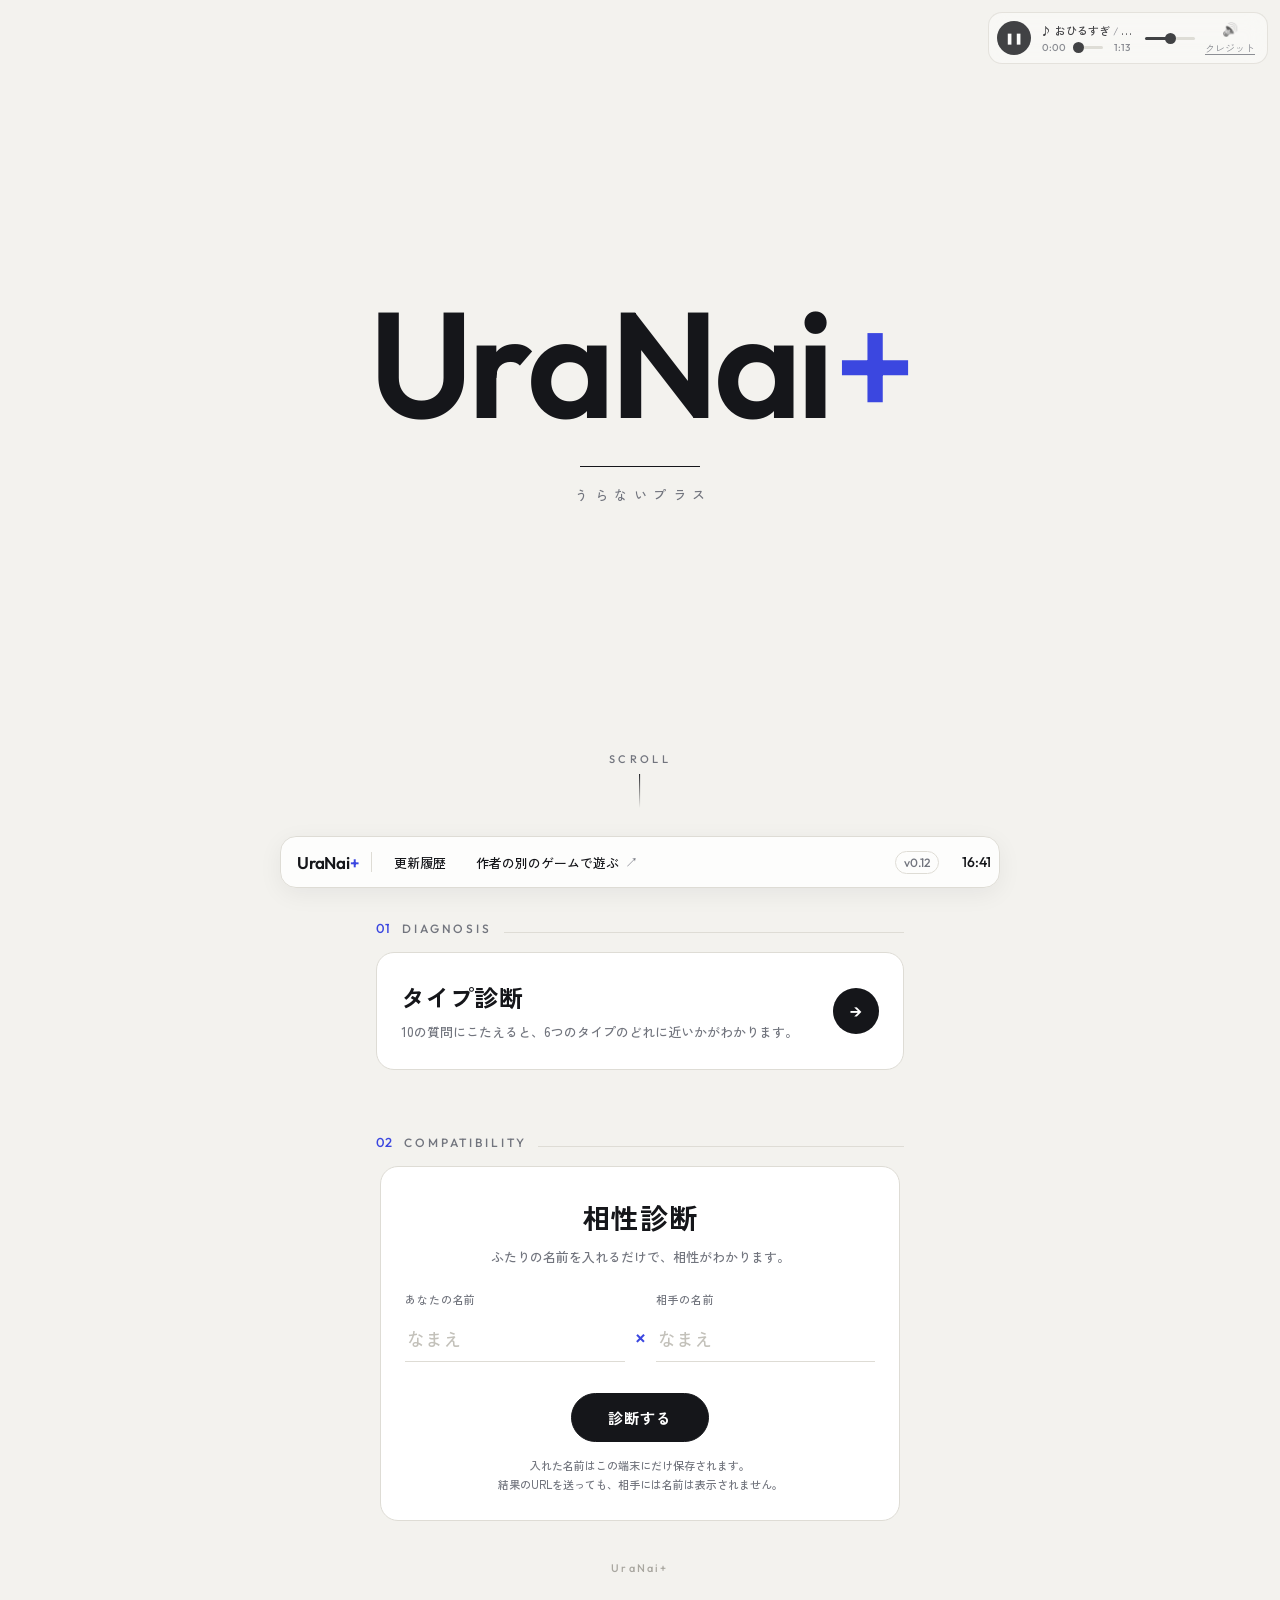
<file: index.html>
<!DOCTYPE html>
<html lang="ja">
<head>
<meta charset="UTF-8">
<meta name="viewport" content="width=device-width, initial-scale=1">
<title>UraNai+（うらないプラス）</title>
<meta name="description" content="質問にこたえるタイプ診断と、名前で占う相性診断。相性診断の名前は相手にはわからない。">
<!-- OGP（SNS で URL を貼ったときに出るカード）。画像は tools/make-ogp.ps1 で作る -->
<meta property="og:type" content="website">
<meta property="og:site_name" content="UraNai+（うらないプラス）">
<meta property="og:title" content="UraNai+（うらないプラス）">
<meta property="og:description" content="質問にこたえるタイプ診断と、名前で占う相性診断。相性診断の名前は相手にはわからない。">
<meta property="og:url" content="https://kaikomziu.github.io/uranai-plus/">
<meta property="og:image" content="https://kaikomziu.github.io/uranai-plus/ogp.png">
<meta property="og:image:width" content="1200">
<meta property="og:image:height" content="630">
<meta property="og:image:alt" content="UraNai+ うらないプラス">
<meta name="twitter:card" content="summary_large_image">
<link rel="preconnect" href="https://fonts.googleapis.com">
<link rel="preconnect" href="https://fonts.gstatic.com" crossorigin>
<link href="https://fonts.googleapis.com/css2?family=Outfit:wght@400;500;600&family=Zen+Kaku+Gothic+New:wght@400;500;700&display=swap" rel="stylesheet">
<link rel="stylesheet" href="common.css">
<link rel="stylesheet" href="list/aisho.css">
<style>
  html { scroll-behavior: smooth; }
  body {
    /* トップだけは登場演出のあとにタスクバーとプレイヤーが出てくる */
    --bar-delay: 2.2s;
    --player-delay: 2.4s;
  }

  /* ===== タイトル（画面いっぱい。ロゴは中央より少し上） ===== */
  .hero {
    position: relative;
    min-height: 100svh;
    display: flex;
    flex-direction: column;
    align-items: center;
    justify-content: center;
    padding: 0 16px 12vh;
    text-align: center;
  }

  .logo {
    font-family: var(--font-en);
    font-weight: 600;
    font-size: clamp(60px, 15vw, 150px);
    line-height: 1;
    letter-spacing: -0.035em;
    white-space: nowrap;
  }

  /* 1文字ずつ、ぼかしが取れながら下からふわっと出る */
  .logo .ch {
    display: inline-block;
    animation: chIn 0.9s cubic-bezier(.2,.8,.2,1) both;
    animation-delay: calc(0.25s + var(--i) * 0.07s);
  }

  /* 「+」だけアクセントの色で、くるっと回って出る */
  .logo .plus {
    display: inline-block;
    margin-left: 0.04em;
    color: var(--accent);
    font-weight: 500;
    animation: plusIn 0.8s cubic-bezier(.2,.8,.2,1) 0.95s both;
  }

  .rule {
    width: 120px;
    height: 1px;
    margin: 28px auto 0;
    background: var(--ink);
    transform-origin: center;
    animation: ruleIn 0.8s cubic-bezier(.2,.8,.2,1) 1.25s both;
  }

  .sub {
    margin-top: 18px;
    font-size: 13px;
    letter-spacing: 0.5em;
    padding-left: 0.5em; /* 字間ぶんのずれを戻して中央に */
    color: var(--muted);
    animation: rise 0.7s cubic-bezier(.2,.8,.2,1) 1.45s both;
  }

  .scroll-hint {
    position: absolute;
    left: 50%;
    bottom: 92px;
    transform: translateX(-50%);
    display: flex;
    flex-direction: column;
    align-items: center;
    gap: 8px;
    font-family: var(--font-en);
    font-size: 11px;
    letter-spacing: 0.3em;
    color: var(--muted);
    text-decoration: none;
    animation: fadeIn 0.8s ease 1.8s both;
  }
  .scroll-hint i { width: 1px; height: 34px; background: linear-gradient(var(--ink), transparent); animation: drip 1.8s ease-in-out infinite; }

  /* ===== 下の2つのセクション（診断 → 相性診断） ===== */
  .sections {
    width: min(560px, 100%);
    margin: 0 auto;
    padding: 20px 16px 120px;
    display: grid;
    gap: 64px;
  }
  .sections section { scroll-margin-top: 80px; }

  .sec-head { display: flex; align-items: baseline; gap: 12px; margin-bottom: 16px; }
  .sec-num { font-family: var(--font-en); font-size: 13px; color: var(--accent); }
  .sec-en { font-family: var(--font-en); font-size: 12px; letter-spacing: 0.24em; color: var(--muted); }
  .sec-line { flex: 1; height: 1px; background: var(--line); }

  .type-card {
    display: flex;
    align-items: center;
    gap: 16px;
    padding: 26px 24px;
    border-radius: var(--radius);
    background: var(--surface);
    border: 1px solid var(--line);
    color: inherit;
    text-decoration: none;
    transition: border-color 0.2s;
  }
  .type-card:hover { border-color: var(--ink); }
  .type-text { flex: 1; min-width: 0; }
  .type-title { display: block; font-size: 24px; font-weight: 700; letter-spacing: 0.02em; }
  .type-desc { display: block; margin-top: 6px; font-size: 13px; color: var(--muted); line-height: 1.8; }
  .type-go {
    flex: none;
    width: 46px;
    height: 46px;
    display: grid;
    place-items: center;
    border-radius: 50%;
    background: var(--ink);
    color: #fff;
    font-family: var(--font-en);
    font-size: 18px;
    transition: background 0.2s, transform 0.2s;
  }
  .type-card:hover .type-go { background: var(--accent); transform: translateX(3px); }

  .foot { margin-top: -24px; text-align: center; font-family: var(--font-en); font-size: 11px; letter-spacing: 0.2em; color: #a9a7a0; }

  @keyframes chIn {
    from { opacity: 0; transform: translateY(0.35em); filter: blur(10px); }
    to { opacity: 1; transform: none; filter: blur(0); }
  }
  @keyframes plusIn {
    from { opacity: 0; transform: rotate(-180deg) scale(0.4); }
    to { opacity: 1; transform: none; }
  }
  @keyframes ruleIn { from { transform: scaleX(0); } to { transform: scaleX(1); } }
  @keyframes fadeIn { from { opacity: 0; } }
  @keyframes drip {
    0% { transform: scaleY(0); transform-origin: top; }
    50% { transform: scaleY(1); transform-origin: top; }
    51% { transform: scaleY(1); transform-origin: bottom; }
    100% { transform: scaleY(0); transform-origin: bottom; }
  }
</style>
</head>
<body>
  <main class="hero">
    <h1 class="logo" aria-label="UraNai+">
      <span class="ch" style="--i:0">U</span><span class="ch" style="--i:1">r</span><span class="ch" style="--i:2">a</span><span class="ch" style="--i:3">N</span><span class="ch" style="--i:4">a</span><span class="ch" style="--i:5">i</span><span class="plus">+</span>
    </h1>
    <div class="rule"></div>
    <p class="sub">うらないプラス</p>
    <a class="scroll-hint" href="#shindan">SCROLL<i></i></a>
  </main>

  <div class="sections">
    <!-- 1. ふつうの診断 -->
    <section id="shindan">
      <div class="sec-head"><span class="sec-num">01</span><span class="sec-en">DIAGNOSIS</span><span class="sec-line"></span></div>
      <a class="type-card" id="typeCard" href="list/50o72qn/">
        <span class="type-text">
          <span class="type-title">タイプ診断</span>
          <span class="type-desc">10の質問にこたえると、6つのタイプのどれに近いかがわかります。</span>
        </span>
        <span class="type-go" aria-hidden="true">→</span>
      </a>
    </section>

    <!-- 2. 相性診断（名前で占う。名前は相手にはひみつ） -->
    <section id="aisho">
      <div class="sec-head"><span class="sec-num">02</span><span class="sec-en">COMPATIBILITY</span><span class="sec-line"></span></div>
      <div class="aisho-card">
        <h2 class="aisho-head">相性診断</h2>
        <p class="aisho-lead">ふたりの名前を入れるだけで、相性がわかります。</p>
        <div class="aisho-names">
          <div class="aisho-field"><label for="nameA">あなたの名前</label><input class="aisho-input" id="nameA" maxlength="12" autocomplete="off" placeholder="なまえ"></div>
          <span class="aisho-x">×</span>
          <div class="aisho-field"><label for="nameB">相手の名前</label><input class="aisho-input" id="nameB" maxlength="12" autocomplete="off" placeholder="なまえ"></div>
        </div>
        <p class="aisho-err" id="aishoErr"></p>
        <button class="aisho-btn" id="aishoBtn" type="button">診断する</button>
        <p class="aisho-lock">入れた名前はこの端末にだけ保存されます。<br>結果のURLを送っても、相手には名前は表示されません。</p>
      </div>
    </section>

    <p class="foot">UraNai+</p>
  </div>

<script src="audio.js"></script>
<script src="common.js"></script>
<script src="list/aisho.js"></script>
<script>
  // ===== 診断・相性診断 =====
  document.getElementById("typeCard").addEventListener("pointerdown", () => Sound.se("click", { volume: 0.7 }));
  Aisho.bindForm({
    a: document.getElementById("nameA"),
    b: document.getElementById("nameB"),
    btn: document.getElementById("aishoBtn"),
    err: document.getElementById("aishoErr"),
  });

  // ===== 登場演出に合わせた効果音（音が出せる状態のときだけ鳴る） =====
  document.querySelectorAll(".logo .ch").forEach((ch, i) => {
    // 文字が出てくるタイミング（CSS の animation-delay と同じ計算）
    setTimeout(() => Sound.se("tick", { volume: 0.35, rate: 1 + i * 0.06 }), (0.35 + i * 0.07) * 1000);
  });
  setTimeout(() => Sound.se("accent", { volume: 0.7 }), 1100); // 「+」
  setTimeout(() => Sound.se("whoosh", { volume: 0.45 }), 2200); // タスクバー
</script>
</body>
</html>
</file>
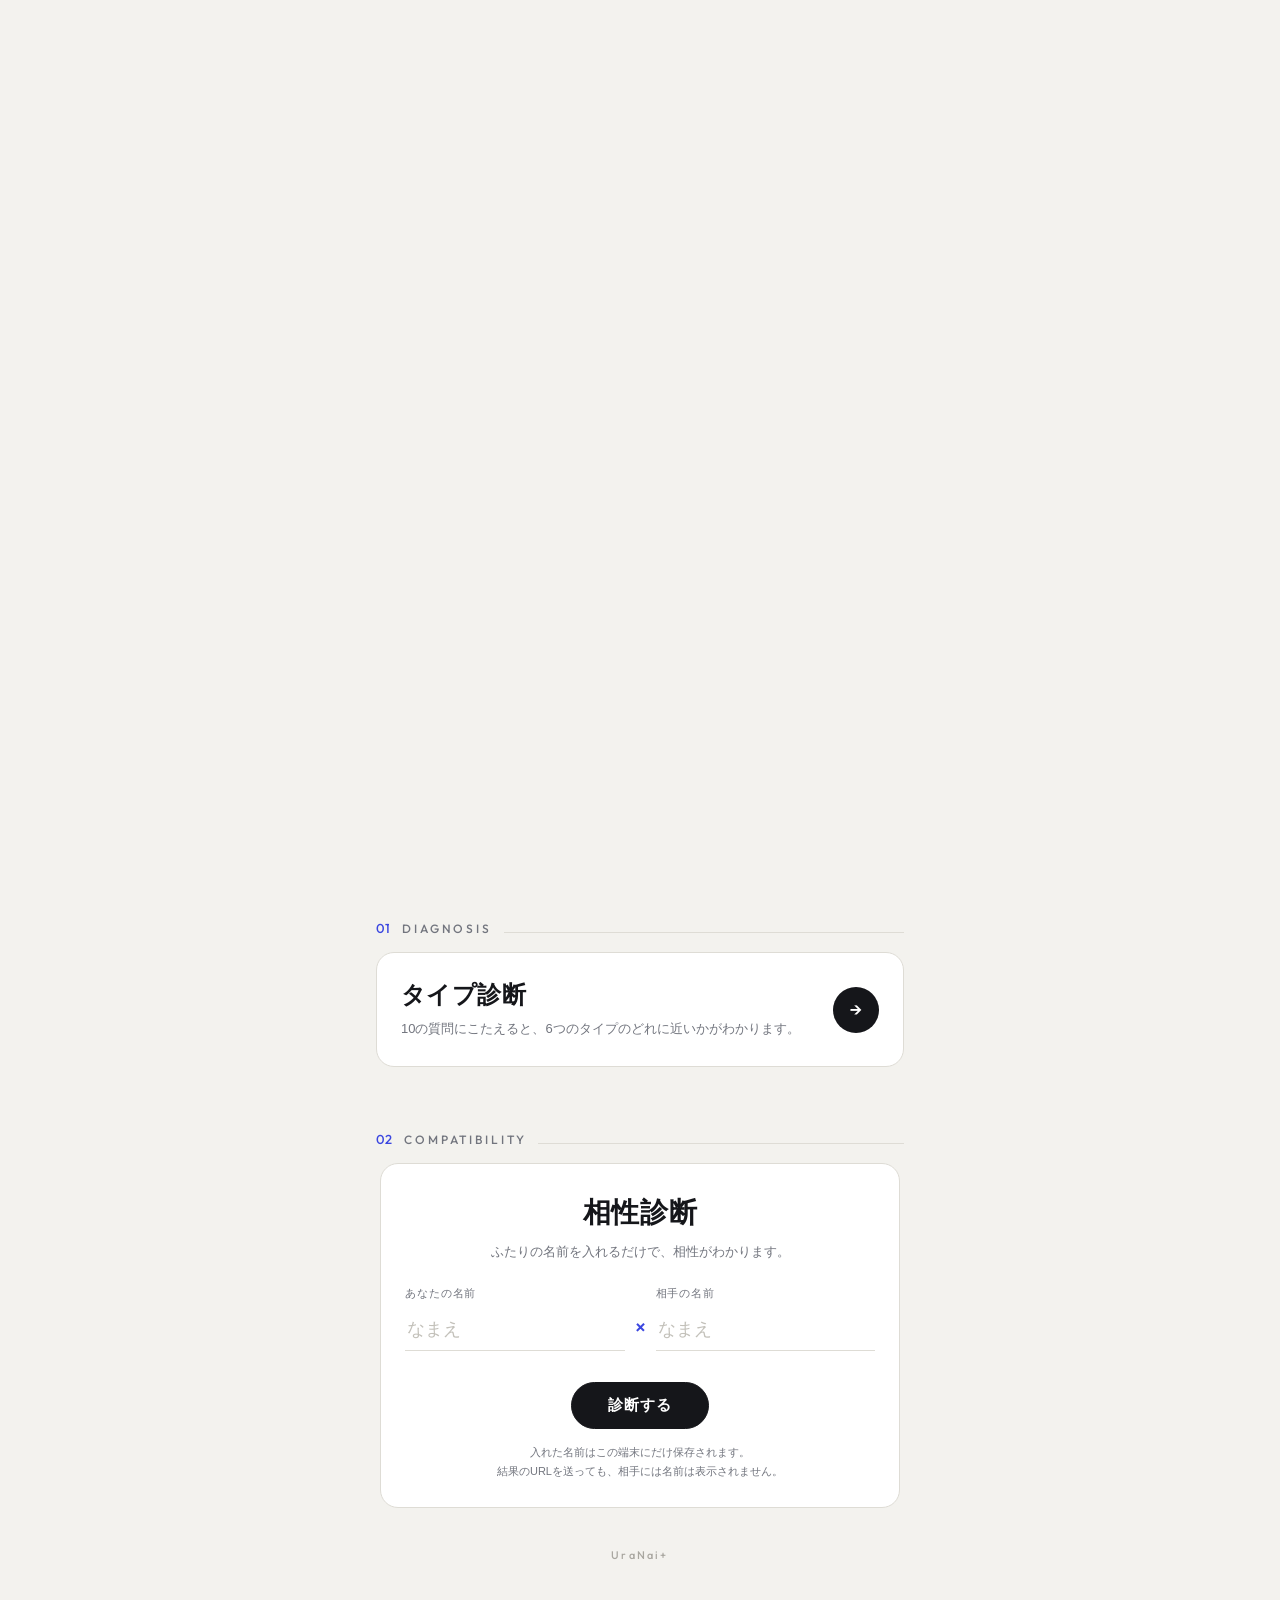
<file: list/index.html>
<!DOCTYPE html>
<html lang="ja">
<head>
<meta charset="UTF-8">
<!-- 診断はトップにまとめたので、/list/ はトップへ移動する -->
<meta http-equiv="refresh" content="0; url=../">
<meta name="robots" content="noindex">
<link rel="canonical" href="https://kaikomziu.github.io/uranai-plus/">
<title>UraNai+（うらないプラス）</title>
</head>
<body>
<p><a href="../">UraNai+ のトップへ</a></p>
</body>
</html>
</file>
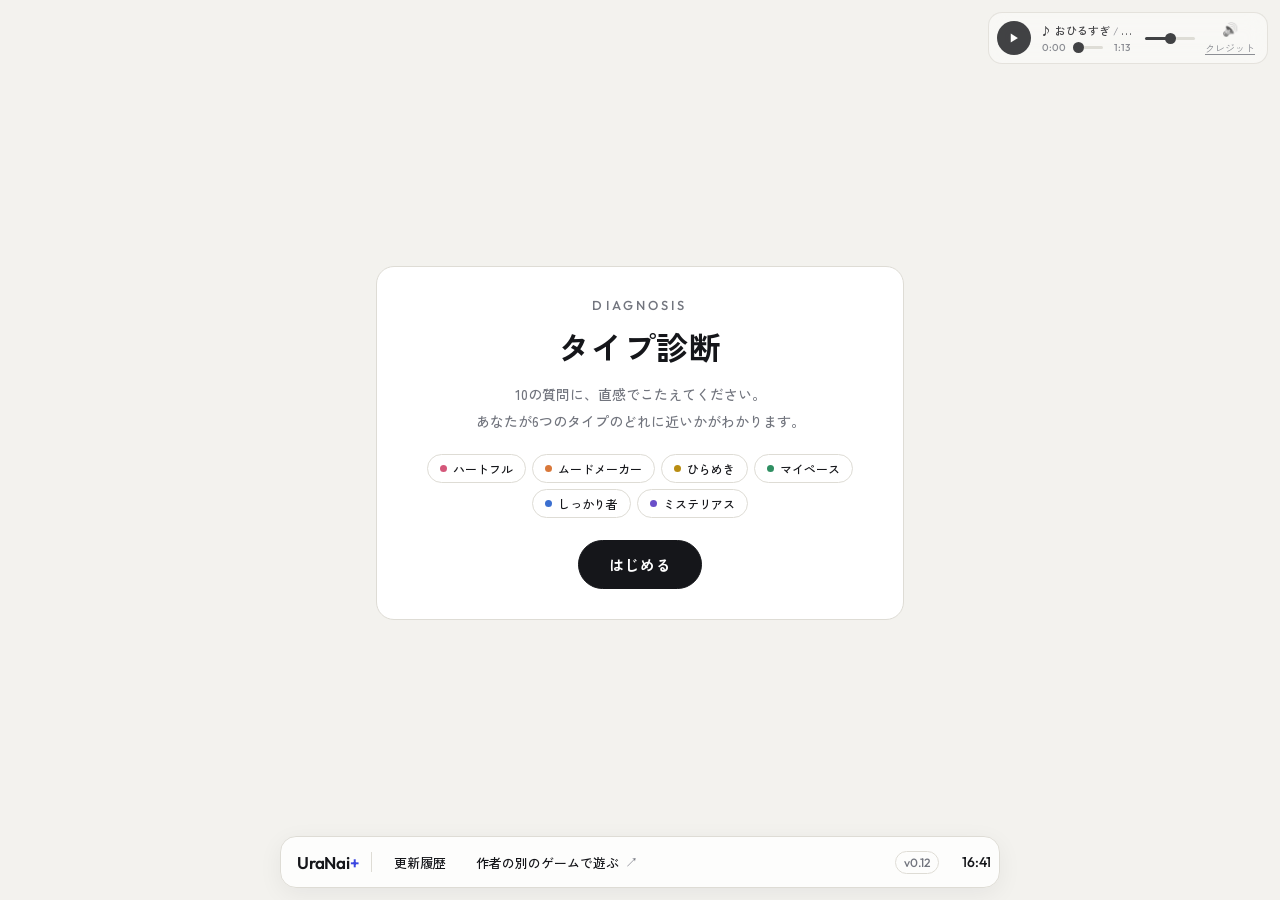
<file: list/50o72qn/index.html>
<!DOCTYPE html>
<html lang="ja">
<head>
<meta charset="UTF-8">
<meta name="viewport" content="width=device-width, initial-scale=1">
<title>タイプ診断 | UraNai+（うらないプラス）</title>
<meta name="description" content="10この質問にこたえると、あなたが6タイプのどれかがわかるよ！">
<!-- OGP（SNS で URL を貼ったときに出るカード）。画像は tools/make-ogp.ps1 で作る -->
<meta property="og:type" content="website">
<meta property="og:site_name" content="UraNai+（うらないプラス）">
<meta property="og:title" content="タイプ診断 | UraNai+（うらないプラス）">
<meta property="og:description" content="10この質問にこたえると、あなたが6タイプのどれかがわかるよ！">
<meta property="og:url" content="https://kaikomziu.github.io/uranai-plus/list/50o72qn/">
<meta property="og:image" content="https://kaikomziu.github.io/uranai-plus/ogp.png">
<meta property="og:image:width" content="1200">
<meta property="og:image:height" content="630">
<meta property="og:image:alt" content="UraNai+ うらないプラス">
<meta name="twitter:card" content="summary_large_image">
<link rel="preconnect" href="https://fonts.googleapis.com">
<link rel="preconnect" href="https://fonts.gstatic.com" crossorigin>
<link href="https://fonts.googleapis.com/css2?family=Outfit:wght@400;500;600&family=Zen+Kaku+Gothic+New:wght@400;500;700&display=swap" rel="stylesheet">
<link rel="stylesheet" href="../../common.css">
<link rel="stylesheet" href="../fortune.css">
<style>
  /* 6タイプの一覧（スタート画面） */
  .type-chips { margin-top: 20px; display: flex; flex-wrap: wrap; justify-content: center; gap: 6px; }
  .type-chips span { display: inline-flex; align-items: center; gap: 6px; padding: 5px 12px; border: 1px solid var(--line); border-radius: 999px; font-size: 12px; }
  .type-chips i { width: 7px; height: 7px; border-radius: 50%; background: var(--c); }

  /* 全タイプのわりあい */
  .scores { margin-top: 20px; text-align: left; }
  .scores h3 { margin-bottom: 8px; font-size: 11px; font-weight: 500; letter-spacing: 0.08em; color: var(--muted); }
  #rScores { display: grid; grid-template-columns: max-content 1fr 2.6em; align-items: center; gap: 9px 10px; font-size: 12px; white-space: nowrap; }
  .score-row { display: contents; }
  .score-bar { height: 4px; border-radius: 999px; background: #e9e7e1; overflow: hidden; }
  .score-bar i { display: block; height: 100%; width: 0; border-radius: 999px; background: var(--c); transition: width 0.9s cubic-bezier(.2,.8,.2,1); }
  .score-row b { font-family: var(--font-en); font-weight: 500; color: var(--muted); text-align: right; }
</style>
</head>
<body>
  <main class="page">
    <!-- スタート -->
    <section class="screen show" id="startScreen">
      <div class="panel">
        <div class="big-ico">DIAGNOSIS</div>
        <h1 class="title">タイプ診断</h1>
        <p class="lead">10の質問に、直感でこたえてください。<br>あなたが6つのタイプのどれに近いかがわかります。</p>
        <div class="type-chips" id="typeChips"></div>
        <button class="btn" id="startBtn" type="button">はじめる</button>
      </div>
    </section>

    <!-- 質問 -->
    <section class="screen" id="quizScreen">
      <div class="progress">
        <div class="progress-bar"><div class="progress-fill" id="progressFill"></div></div>
        <span id="progressText">1/10</span>
      </div>
      <div class="panel" id="questionPanel">
        <span class="q-num" id="qNum">Q1</span>
        <p class="q-text" id="qText"></p>
        <div class="choices" id="choices"></div>
        <button class="back" id="backBtn" type="button">← ひとつ前にもどる</button>
      </div>
    </section>

    <!-- 診断中 -->
    <section class="screen" id="loadingScreen">
      <div class="panel">
        <div class="ball">🔮</div>
        <p class="thinking">診断中<span class="dots"><span>.</span><span>.</span><span>.</span></span></p>
      </div>
    </section>

    <!-- 結果 -->
    <section class="screen" id="resultScreen">
      <div class="panel" id="resultPanel">
        <div class="result-head">
          <div class="result-label">YOUR TYPE</div>
          <div class="result-ico" id="rIco"></div>
          <h2 class="result-name" id="rName"></h2>
          <p class="result-catch" id="rCatch"></p>
        </div>
        <p class="result-desc" id="rDesc"></p>
        <div class="info">
          <div class="info-box wide"><h3>いいところ</h3><div class="tags" id="rGood"></div></div>
          <div class="info-box wide"><h3>気をつけたいこと</h3><p id="rCare"></p></div>
          <div class="info-box"><h3>ラッキーアイテム</h3><p id="rItem"></p></div>
          <div class="info-box"><h3>ラッキーカラー</h3><p id="rColor"></p></div>
          <div class="info-box wide"><h3>相性がいいタイプ</h3><p id="rMatch"></p></div>
        </div>
        <div class="scores">
          <h3>タイプのわりあい</h3>
          <div id="rScores"></div>
        </div>
        <div class="actions">
          <button class="btn" id="retryBtn" type="button">もう一回</button>
          <a class="btn sub" href="../5v8zmrv/">相性診断へ</a>
          <a class="btn sub" href="../../">トップへ</a>
        </div>
      </div>
    </section>
  </main>

<script src="../../audio.js"></script>
<script src="../../common.js"></script>
<script>
  // ===== 6つのタイプ =====
  const TYPES = {
    heart: {
      name: "ハートフルタイプ", emoji: "💖", c: "#d4577a", bg: "#f6f5f1",
      catch: "みんなの心をあたためる、やさしさのかたまり",
      desc: "人の気持ちに気づくのが得意で、だれかが困っているとほうっておけないあなた。いっしょにいるだけで、まわりがホッと安心できる存在です。あなたの「だいじょうぶ？」のひとことに救われている人は、きっとたくさんいますよ。",
      good: ["思いやり", "聞き上手", "気配り名人"],
      care: "人に合わせすぎてつかれちゃうことも。たまには自分のきもちを一番にしてOK！",
      item: "ハンドクリーム", color: "さくらピンク", match: "mood",
    },
    mood: {
      name: "ムードメーカータイプ", emoji: "🎉", c: "#d9783a", bg: "#f6f5f1",
      catch: "いるだけで場がパッと明るくなる太陽",
      desc: "明るくてノリがよく、まわりを笑顔にする天才。あなたがいると、どんな場所もにぎやかで楽しい空気になります。行動力もバツグンで、思い立ったらすぐ動けるのがあなたの強みです。",
      good: ["明るい", "行動力", "盛り上げ上手"],
      care: "勢いで約束しすぎちゃうかも。予定はメモしておくと安心！",
      item: "おそろいのキーホルダー", color: "みかんオレンジ", match: "mypace",
    },
    idea: {
      name: "ひらめきタイプ", emoji: "💡", c: "#b98d12", bg: "#f6f5f1",
      catch: "おもしろいことを次々思いつくアイデアマン",
      desc: "「こうしたらもっと楽しいかも！」が止まらない、発想力のかたまり。人とちがう見方ができるので、みんなが思いつかないアイデアで周りをおどろかせます。好きなことへの集中力もすごいです。",
      good: ["発想力", "好奇心", "チャレンジ精神"],
      care: "興味がうつりやすく、やりかけが増えがち。ひとつ終わらせてから次へ！",
      item: "カラフルなペン", color: "レモンイエロー", match: "cool",
    },
    mypace: {
      name: "マイペースタイプ", emoji: "🌿", c: "#2f8f62", bg: "#f6f5f1",
      catch: "自分のリズムを大切にする、ゆるふわ癒し系",
      desc: "まわりに流されず、自分のペースでのんびり進めるあなた。あせらない落ち着きが、まわりの人をホッとさせています。ゆっくりでも、最後までちゃんとやりとげる粘り強さも持っています。",
      good: ["おおらか", "癒し系", "ブレない"],
      care: "のんびりしすぎて締め切りギリギリに…なんてことも。早めのスタートを！",
      item: "ふわふわのクッション", color: "ミントグリーン", match: "heart",
    },
    cool: {
      name: "しっかり者タイプ", emoji: "🧊", c: "#3b6fd0", bg: "#f6f5f1",
      catch: "たよれる！冷静でかしこい作戦係",
      desc: "物事を落ち着いて考えられる、しっかり者のあなた。計画を立てるのが得意で、みんなが困ったときに頼りにされる存在です。いざというときの判断力はピカイチ！",
      good: ["冷静", "計画力", "たよれる"],
      care: "完璧をめざしすぎて自分にきびしくなりがち。70点でもじゅうぶんえらい！",
      item: "お気に入りの手帳", color: "そらいろブルー", match: "idea",
    },
    mystery: {
      name: "ミステリアスタイプ", emoji: "🔮", c: "#6a4fc9", bg: "#f6f5f1",
      catch: "ふしぎな魅力をまとった、ひみつ多めの人",
      desc: "多くを語らないけれど、するどい観察力と独特の世界観を持っているあなた。「もっと知りたい！」と思わせるふしぎな魅力があります。ひとりの時間で、こっそりパワーをためるタイプです。",
      good: ["観察力", "独特のセンス", "ひみつ主義"],
      care: "気持ちを言わないと伝わらないことも。たまには本音をちょっとだけ見せてみて！",
      item: "星モチーフのアクセ", color: "よぞらパープル", match: "mystery",
    },
  };
  const TYPE_ORDER = ["heart", "mood", "idea", "mypace", "cool", "mystery"];

  // ===== 質問（えらぶと、そのタイプにポイントが入る） =====
  const QUESTIONS = [
    { q: "休みの日、何してることが多い？", a: [
      ["友だちとワイワイ遊ぶ", { mood: 2 }],
      ["家でのんびりゴロゴロ", { mypace: 2 }],
      ["新しいことにチャレンジ", { idea: 2 }],
      ["ひとりで本や動画にどっぷり", { mystery: 1, cool: 1 }],
    ] },
    { q: "友だちが落ちこんでいたら？", a: [
      ["そばにいて話を聞く", { heart: 2 }],
      ["笑わせて元気づける", { mood: 2 }],
      ["解決策をいっしょに考える", { cool: 2 }],
      ["そっとしておく", { mypace: 1, mystery: 1 }],
    ] },
    { q: "グループで何かを決めるとき、あなたは？", a: [
      ["まとめ役になる", { cool: 2 }],
      ["アイデアをどんどん出す", { idea: 2 }],
      ["みんなの意見に合わせる", { heart: 1, mypace: 1 }],
      ["だまって様子を見る", { mystery: 2 }],
    ] },
    { q: "好きな色に近いのは？", a: [
      ["ピンク・赤", { heart: 2 }],
      ["オレンジ・黄色", { mood: 1, idea: 1 }],
      ["緑・茶色", { mypace: 2 }],
      ["青・紫・黒", { cool: 1, mystery: 1 }],
    ] },
    { q: "旅行に行くなら？", a: [
      ["計画をきっちり立てる", { cool: 2 }],
      ["その場のノリで決める", { mood: 1, idea: 1 }],
      ["温泉でまったり", { mypace: 2 }],
      ["だれも知らない秘境へ", { mystery: 2 }],
    ] },
    { q: "よく言われる言葉は？", a: [
      ["「やさしいね」", { heart: 2 }],
      ["「おもしろいね」", { mood: 2 }],
      ["「変わってるね」", { idea: 1, mystery: 1 }],
      ["「落ちついてるね」", { cool: 1, mypace: 1 }],
    ] },
    { q: "テストの前の日、あなたは？", a: [
      ["計画どおりに見直し", { cool: 2 }],
      ["友だちと教え合う", { heart: 1, mood: 1 }],
      ["なんとかなる！と寝る", { mypace: 2 }],
      ["ヤマをはって一発勝負", { idea: 2 }],
    ] },
    { q: "魔法がひとつ使えるなら？", a: [
      ["みんなを笑顔にする魔法", { heart: 1, mood: 1 }],
      ["時間を止める魔法", { mypace: 2 }],
      ["なんでも発明できる魔法", { idea: 2 }],
      ["人の心が読める魔法", { mystery: 2 }],
    ] },
    { q: "SNSに投稿するなら？", a: [
      ["友だちとの写真", { mood: 2 }],
      ["かわいい・おいしいもの", { heart: 2 }],
      ["役立つ情報やまとめ", { cool: 2 }],
      ["ほとんど見る専", { mystery: 1, mypace: 1 }],
    ] },
    { q: "理想の自分は？", a: [
      ["だれからも好かれる人", { heart: 2 }],
      ["世界をおどろかせる人", { idea: 2 }],
      ["なんでもできる完璧な人", { cool: 2 }],
      ["自由気ままに生きる人", { mypace: 1, mystery: 1 }],
    ] },
  ];

  // ===== 画面の切り替え =====
  const screens = ["startScreen", "quizScreen", "loadingScreen", "resultScreen"].map(id => document.getElementById(id));
  function show(id) {
    screens.forEach(s => s.classList.toggle("show", s.id === id));
    scrollTo({ top: 0, behavior: "smooth" });
  }

  // スタート画面に6タイプを並べる
  document.getElementById("typeChips").innerHTML = TYPE_ORDER.map(k => {
    const t = TYPES[k];
    return `<span style="--c:${t.c}"><i></i>${t.name.replace("タイプ", "")}</span>`;
  }).join("");

  // ===== 質問の進行 =====
  let answers = []; // 何番目をえらんだか
  let current = 0;
  let locked = false; // 選んだあとの演出中は連打させない

  function renderQuestion() {
    const item = QUESTIONS[current];
    document.getElementById("qNum").textContent = "Q" + (current + 1);
    document.getElementById("qText").textContent = item.q;
    document.getElementById("progressText").textContent = current + 1 + "/" + QUESTIONS.length;
    document.getElementById("progressFill").style.width = (current / QUESTIONS.length) * 100 + "%";
    document.getElementById("backBtn").disabled = current === 0;

    const box = document.getElementById("choices");
    box.innerHTML = "";
    item.a.forEach(([label], i) => {
      const b = document.createElement("button");
      b.type = "button";
      b.className = "choice";
      b.style.animationDelay = i * 0.06 + "s";
      b.innerHTML = `<span class="mark">${"ABCD"[i]}</span><span></span>`;
      b.lastChild.textContent = label;
      b.addEventListener("click", () => pick(i, b));
      box.appendChild(b);
    });

    // パネルをもう一度ポンと出す
    const panel = document.getElementById("questionPanel");
    panel.style.animation = "none";
    panel.offsetHeight;
    panel.style.animation = "pop 0.4s cubic-bezier(.3,1.5,.5,1) both";
    locked = false;
  }

  function pick(i, btn) {
    if (locked) return;
    locked = true;
    btn.classList.add("picked");
    // 進むほど少しずつ音が高くなる
    Sound.se("click", { volume: 0.7, rate: 1 + current * 0.05 });
    answers[current] = i;
    setTimeout(() => {
      current++;
      if (current < QUESTIONS.length) renderQuestion();
      else finish();
    }, 260);
  }

  document.getElementById("backBtn").addEventListener("click", () => {
    if (current === 0 || locked) return;
    current--;
    answers.length = current;
    Sound.se("close", { volume: 0.6 });
    renderQuestion();
  });

  document.getElementById("startBtn").addEventListener("click", () => {
    Sound.se("open", { volume: 0.8 });
    answers = [];
    current = 0;
    show("quizScreen");
    renderQuestion();
  });

  document.getElementById("retryBtn").addEventListener("click", () => {
    Sound.se("click", { volume: 0.7 });
    show("startScreen");
  });

  // ===== 集計して結果へ =====
  function calcScores() {
    const score = Object.fromEntries(TYPE_ORDER.map(k => [k, 0]));
    const lastHit = Object.fromEntries(TYPE_ORDER.map(k => [k, -1])); // 同点のときは後半でえらばれた方を優先
    answers.forEach((choice, qi) => {
      for (const [k, v] of Object.entries(QUESTIONS[qi].a[choice][1])) {
        score[k] += v;
        lastHit[k] = qi;
      }
    });
    const top = [...TYPE_ORDER].sort((a, b) => score[b] - score[a] || lastHit[b] - lastHit[a])[0];
    return { score, top };
  }

  function finish() {
    document.getElementById("progressFill").style.width = "100%";
    show("loadingScreen");
    // 診断中はルーレットっぽく音を刻む
    let n = 0;
    const timer = setInterval(() => Sound.se("tick", { volume: 0.35, rate: 1 + (n++ % 4) * 0.12 }), 220);
    setTimeout(() => {
      clearInterval(timer);
      showResult();
    }, 1700);
  }

  function showResult() {
    const { score, top } = calcScores();
    const t = TYPES[top];
    const panel = document.getElementById("resultPanel");
    panel.style.setProperty("--c", t.c);
    panel.style.setProperty("--bg", t.bg);

    document.getElementById("rIco").textContent = String(TYPE_ORDER.indexOf(top) + 1).padStart(2, "0"); // タイプの番号
    document.getElementById("rName").textContent = t.name;
    document.getElementById("rCatch").textContent = t.catch;
    document.getElementById("rDesc").textContent = t.desc;
    document.getElementById("rGood").innerHTML = t.good.map(g => `<span>${g}</span>`).join("");
    document.getElementById("rCare").textContent = t.care;
    document.getElementById("rItem").textContent = t.item;
    document.getElementById("rColor").textContent = t.color;
    const m = TYPES[t.match];
    document.getElementById("rMatch").textContent =
      m === t ? `${m.name}（同じタイプどうし、言わなくても通じ合える）` : m.name;

    // わりあいのバー（一番多いタイプを100%として表示）
    const total = Object.values(score).reduce((a, b) => a + b, 0) || 1;
    const max = Math.max(...Object.values(score)) || 1;
    const rows = document.getElementById("rScores");
    rows.innerHTML = TYPE_ORDER.map(k => {
      const tt = TYPES[k];
      return `<div class="score-row" style="--c:${tt.c}">
        <span>${tt.name.replace("タイプ", "")}</span>
        <div class="score-bar"><i data-w="${(score[k] / max) * 100}"></i></div>
        <b>${Math.round((score[k] / total) * 100)}%</b>
      </div>`;
    }).join("");

    show("resultScreen");
    Sound.se("accent", { volume: 0.9 });
    // 表示されてからバーをのばす
    requestAnimationFrame(() => requestAnimationFrame(() =>
      rows.querySelectorAll("i").forEach(i => (i.style.width = i.dataset.w + "%"))
    ));
  }
</script>
</body>
</html>
</file>
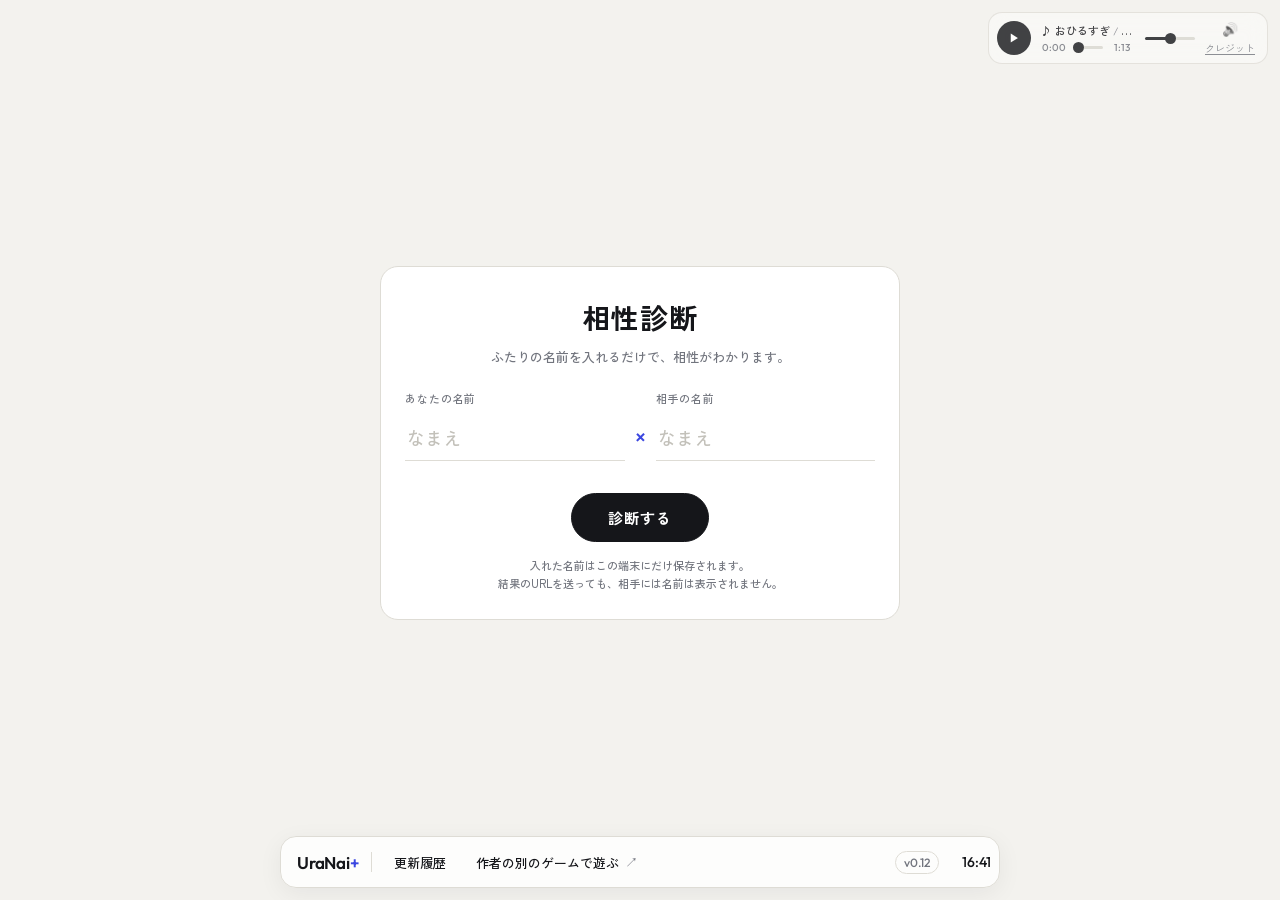
<file: list/5v8zmrv/index.html>
<!DOCTYPE html>
<html lang="ja">
<head>
<meta charset="UTF-8">
<meta name="viewport" content="width=device-width, initial-scale=1">
<title>相性診断 | UraNai+（うらないプラス）</title>
<meta name="description" content="ふたりの名前を入れるだけで相性がわかる！結果のURLを送っても、入れた名前は相手には見えないよ。">
<!-- OGP（SNS で URL を貼ったときに出るカード）。画像は tools/make-ogp.ps1 で作る -->
<meta property="og:type" content="website">
<meta property="og:site_name" content="UraNai+（うらないプラス）">
<meta property="og:title" content="相性診断 | UraNai+（うらないプラス）">
<meta property="og:description" content="ふたりの名前を入れるだけで相性がわかる！結果のURLを送っても、入れた名前は相手には見えないよ。">
<meta property="og:url" content="https://kaikomziu.github.io/uranai-plus/list/5v8zmrv/">
<meta property="og:image" content="https://kaikomziu.github.io/uranai-plus/ogp.png">
<meta property="og:image:width" content="1200">
<meta property="og:image:height" content="630">
<meta property="og:image:alt" content="UraNai+ うらないプラス">
<meta name="twitter:card" content="summary_large_image">
<link rel="preconnect" href="https://fonts.googleapis.com">
<link rel="preconnect" href="https://fonts.gstatic.com" crossorigin>
<link href="https://fonts.googleapis.com/css2?family=Outfit:wght@400;500;600&family=Zen+Kaku+Gothic+New:wght@400;500;700&display=swap" rel="stylesheet">
<link rel="stylesheet" href="../../common.css">
<link rel="stylesheet" href="../fortune.css">
<link rel="stylesheet" href="../aisho.css">
<style>
  .couple { display: flex; align-items: center; justify-content: center; gap: 14px; flex-wrap: wrap; font-size: clamp(18px, 5vw, 22px); font-weight: 700; }
  .couple .x { font-family: var(--font-en); font-weight: 400; color: var(--accent); }
  .couple .hidden-name { color: #b3b1aa; letter-spacing: 0.15em; }

  .meter { position: relative; width: 168px; height: 168px; margin: 18px auto 0; }
  .meter svg { width: 100%; height: 100%; transform: rotate(-90deg); }
  .meter .track { fill: none; stroke: #ebe9e3; stroke-width: 4; }
  .meter .fill { fill: none; stroke: var(--accent); stroke-width: 4; stroke-linecap: round; stroke-dasharray: 402; stroke-dashoffset: 402; transition: stroke-dashoffset 1.6s cubic-bezier(.2,.8,.2,1); }
  .meter .pct { position: absolute; inset: 0; display: grid; place-items: center; font-family: var(--font-en); font-size: 46px; font-weight: 500; letter-spacing: -0.02em; }
  .meter .pct small { font-size: 18px; color: var(--muted); }

  .tier { margin-top: 12px; font-size: clamp(21px, 5.4vw, 26px); font-weight: 700; }
  .tier-msg { margin-top: 10px; font-size: 14px; line-height: 1.95; text-align: left; }

  .cats { margin-top: 18px; display: grid; grid-template-columns: max-content 1fr 2.8em; gap: 10px; align-items: center; font-size: 12px; text-align: left; white-space: nowrap; }
  .cat-bar { height: 4px; border-radius: 999px; background: #e9e7e1; overflow: hidden; }
  .cat-bar i { display: block; height: 100%; width: 0; border-radius: 999px; background: var(--ink); transition: width 1s cubic-bezier(.2,.8,.2,1); }
  .cats b { font-family: var(--font-en); font-weight: 500; color: var(--muted); text-align: right; }

  .lock-box { margin-top: 16px; font-size: 11px; color: var(--muted); line-height: 1.7; }
  .err-ico { font-family: var(--font-en); font-size: 13px; letter-spacing: 0.24em; color: var(--muted); }
</style>
</head>
<body>
  <main class="page">
    <!-- 名前を入れる -->
    <section class="screen" id="formScreen">
      <div class="aisho-card">
        <h1 class="aisho-head">相性診断</h1>
        <p class="aisho-lead">ふたりの名前を入れるだけで、相性がわかります。</p>
        <div class="aisho-names">
          <div class="aisho-field"><label for="nameA">あなたの名前</label><input class="aisho-input" id="nameA" maxlength="12" autocomplete="off" placeholder="なまえ"></div>
          <span class="aisho-x">×</span>
          <div class="aisho-field"><label for="nameB">相手の名前</label><input class="aisho-input" id="nameB" maxlength="12" autocomplete="off" placeholder="なまえ"></div>
        </div>
        <p class="aisho-err" id="aishoErr"></p>
        <button class="aisho-btn" id="aishoBtn" type="button">診断する</button>
        <p class="aisho-lock">入れた名前はこの端末にだけ保存されます。<br>結果のURLを送っても、相手には名前は表示されません。</p>
      </div>
    </section>

    <section class="screen" id="loadingScreen">
      <div class="panel">
        <div class="ball">🔮</div>
        <p class="thinking">相性を診断中<span class="dots"><span>.</span><span>.</span><span>.</span></span></p>
      </div>
    </section>

    <!-- 結果 -->
    <section class="screen" id="resultScreen">
      <div class="panel">
        <div class="couple" id="couple"></div>
        <div class="meter">
          <svg viewBox="0 0 150 150" aria-hidden="true">
            <circle class="track" cx="75" cy="75" r="64"/>
            <circle class="fill" id="meterFill" cx="75" cy="75" r="64"/>
          </svg>
          <div class="pct"><span><span id="rPct">0</span><small>%</small></span></div>
        </div>
        <h2 class="tier" id="rTier"></h2>
        <p class="tier-msg" id="rMsg"></p>
        <div class="cats" id="rCats"></div>
        <div class="info">
          <div class="info-box wide"><h3>アドバイス</h3><p id="rAdvice"></p></div>
          <div class="info-box"><h3>おすすめスポット</h3><p id="rLucky"></p></div>
          <div class="info-box"><h3>ラッキーカラー</h3><p id="rColor"></p></div>
        </div>
        <p class="lock-box" id="lockBox"></p>
        <!-- 自分の端末のときだけ: 結果を送る -->
        <div id="shareBox" hidden>
          <div id="shareArea"></div>
        </div>
        <div class="actions">
          <a class="btn" href="./">ほかの名前で診断</a>
          <a class="btn sub" href="../../">トップへ</a>
        </div>
      </div>
    </section>

    <section class="screen" id="errorScreen">
      <div class="panel">
        <div class="err-ico">ERROR</div>
        <h2 class="title">URLが読みこめなかった…</h2>
        <p class="lead">URLが途中で切れているかもしれません。</p>
        <a class="btn" href="./">相性診断をする</a>
      </div>
    </section>
  </main>

<script src="../../audio.js"></script>
<script src="../../common.js"></script>
<script src="../fortune.js"></script>
<script src="../aisho.js"></script>
<script>
  const show = Fortune.screens(["formScreen", "loadingScreen", "resultScreen", "errorScreen"]);
  const params = new URLSearchParams(location.search);

  if (params.has("r")) {
    let res = null;
    try {
      res = Aisho.read(params.get("r"));
    } catch (e) {
      show("errorScreen");
    }
    // 自分で診断した直後だけ「しらべ中」をはさむ（見たことのある結果や、送られてきた結果はすぐ出す）
    if (res) {
      const seenKey = "uranai-aisho-seen:" + params.get("r").slice(0, 60);
      if (res.names && !sessionStorage.getItem(seenKey)) {
        sessionStorage.setItem(seenKey, "1");
        Fortune.loading(show, "loadingScreen", 1600, () => render(res));
      } else {
        render(res);
      }
    }
  } else {
    show("formScreen");
    Aisho.bindForm({
      a: document.getElementById("nameA"),
      b: document.getElementById("nameB"),
      btn: document.getElementById("aishoBtn"),
      err: document.getElementById("aishoErr"),
    });
  }

  function render(res) {
    // 名前：この端末で診断したものなら名前を出し、それ以外は「？？？」
    const couple = document.getElementById("couple");
    couple.innerHTML = "";
    const nameEl = n => {
      const s = document.createElement("span");
      if (n) {
        s.textContent = n;
      } else {
        s.textContent = "？？？";
        s.className = "hidden-name";
      }
      return s;
    };
    const x = document.createElement("span");
    x.className = "x";
    x.textContent = "×";
    couple.append(nameEl(res.names && res.names.a), x, nameEl(res.names && res.names.b));

    document.getElementById("rTier").textContent = res.tier;
    document.getElementById("rMsg").textContent = res.msg;
    document.getElementById("rAdvice").textContent = res.advice;
    document.getElementById("rLucky").textContent = res.lucky;
    document.getElementById("rColor").textContent = res.color;

    const box = document.getElementById("rCats");
    box.innerHTML = "";
    res.cats.forEach(c => {
      const name = document.createElement("span");
      name.textContent = c.name;
      const bar = document.createElement("div");
      bar.className = "cat-bar";
      bar.innerHTML = `<i data-w="${c.score}"></i>`;
      const num = document.createElement("b");
      num.textContent = c.score + "%";
      box.append(name, bar, num);
    });

    const lock = document.getElementById("lockBox");
    if (res.names) {
      lock.textContent = "名前はこの端末にだけ保存されています。このURLを送っても、相手の画面では名前は「？？？」と表示されます。";
      document.getElementById("shareBox").hidden = false;
      Fortune.share(document.getElementById("shareArea"), location.href, `相性診断の結果は ${res.total}%。だれとだれの相性かはひみつ。`);
    } else {
      lock.textContent = "だれとだれの相性かは表示されません。名前は診断した人の端末にだけ保存されています。";
    }

    show("resultScreen");
    Sound.se("accent", { volume: 0.9 });
    requestAnimationFrame(() => requestAnimationFrame(() => {
      document.getElementById("meterFill").style.strokeDashoffset = 402 * (1 - res.total / 100);
      box.querySelectorAll("i").forEach(i => (i.style.width = i.dataset.w + "%"));
    }));
    Fortune.countUp(document.getElementById("rPct"), res.total, 1600);
  }
</script>
</body>
</html>
</file>
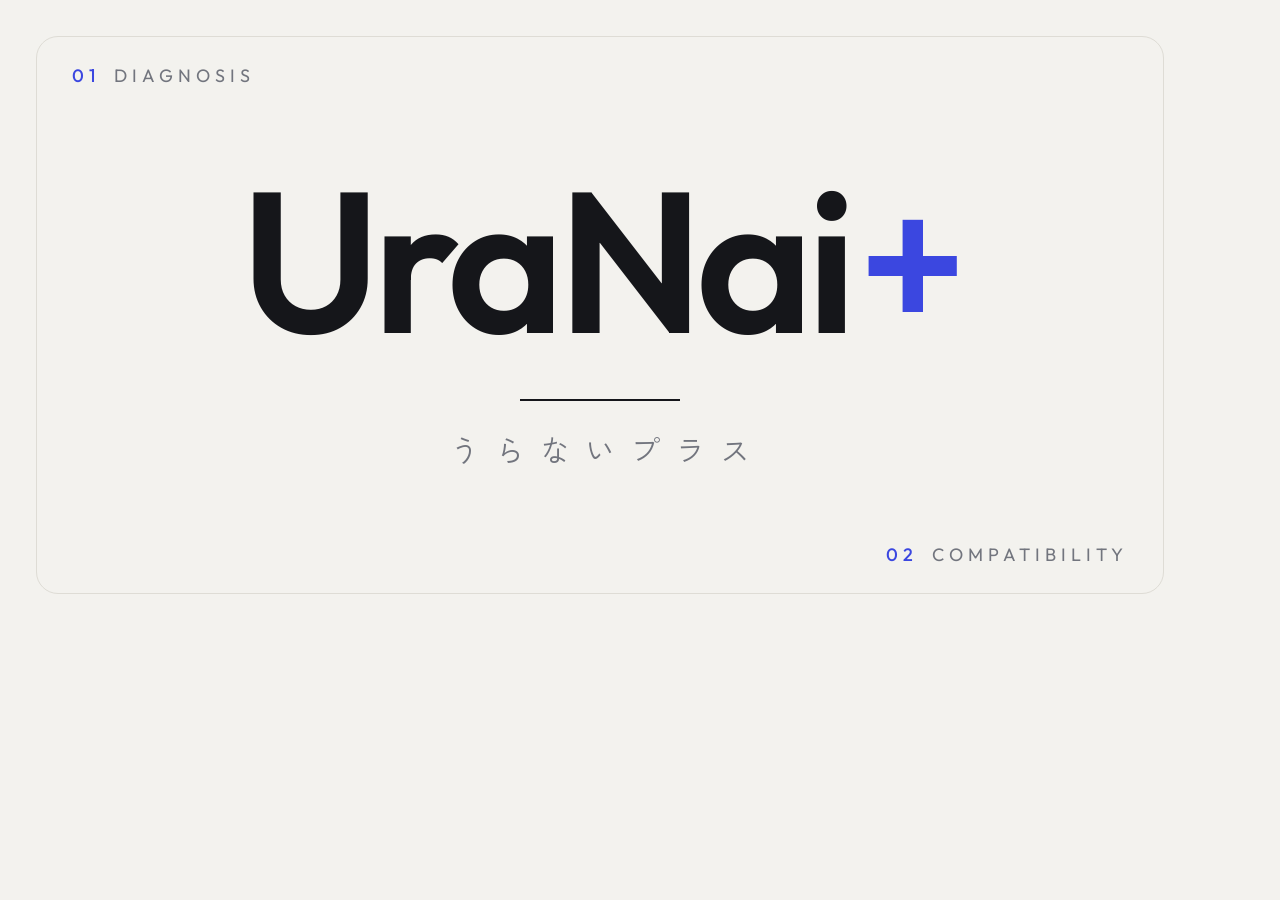
<file: tools/ogp.html>
<!DOCTYPE html>
<html lang="ja">
<head>
<meta charset="UTF-8">
<!-- OGP画像（1200×630）を作るためのページ。tools/make-ogp.ps1 でヘッドレスの Edge から ogp.png に書き出す -->
<title>UraNai+ OGP</title>
<link href="https://fonts.googleapis.com/css2?family=Outfit:wght@400;500;600&family=Zen+Kaku+Gothic+New:wght@500&display=block" rel="stylesheet">
<style>
  * { margin: 0; padding: 0; box-sizing: border-box; }
  html, body { width: 1200px; height: 630px; overflow: hidden; }

  body {
    position: relative;
    background: #f3f2ee;
    color: #15161a;
    font-family: "Zen Kaku Gothic New", sans-serif;
    display: flex;
    flex-direction: column;
    align-items: center;
    justify-content: center;
  }

  /* 外側の細い枠 */
  .frame { position: absolute; inset: 36px; border: 1px solid #dedcd5; border-radius: 22px; }

  .corner { position: absolute; font-family: "Outfit", sans-serif; font-size: 18px; letter-spacing: 0.28em; color: #72757e; }
  .tl { top: 64px; left: 72px; }
  .br { bottom: 64px; right: 72px; }
  .tl b, .br b { color: #3b47e0; font-weight: 500; margin-right: 14px; }

  .logo { font-family: "Outfit", sans-serif; font-weight: 600; font-size: 200px; line-height: 1; letter-spacing: -0.035em; }
  .logo span { color: #3b47e0; font-weight: 500; margin-left: 0.04em; }

  .rule { width: 160px; height: 2px; margin-top: 40px; background: #15161a; }
  .sub { margin-top: 26px; font-size: 30px; letter-spacing: 0.5em; padding-left: 0.5em; color: #72757e; }
</style>
</head>
<body>
  <div class="frame"></div>
  <div class="corner tl"><b>01</b>DIAGNOSIS</div>
  <div class="corner br"><b>02</b>COMPATIBILITY</div>
  <h1 class="logo">UraNai<span>+</span></h1>
  <div class="rule"></div>
  <p class="sub">うらないプラス</p>
</body>
</html>
</file>
<file: common.css>
/* ===== 全ページ共通の見た目（シンプル・ミニマル） ===== */
/* 色と文字はここの変数でまとめて変えられる */
:root {
  --bg: #f3f2ee;        /* 背景（あたたかいグレー） */
  --surface: #ffffff;   /* カード */
  --ink: #15161a;       /* 文字（ほぼ黒） */
  --muted: #72757e;     /* うすい文字 */
  --line: #dedcd5;      /* 線 */
  --accent: #3b47e0;    /* アクセント（コバルトブルー） */
  --accent-soft: #e8eafc;
  --radius: 18px;
  --font: "Zen Kaku Gothic New", "Hiragino Sans", "Yu Gothic", sans-serif;
  --font-en: "Outfit", "Zen Kaku Gothic New", sans-serif;
}

* { margin: 0; padding: 0; box-sizing: border-box; }

html, body { min-height: 100%; }

body {
  background: var(--bg);
  font-family: var(--font);
  font-weight: 500;
  color: var(--ink);
  -webkit-font-smoothing: antialiased;
}

::selection { background: var(--accent); color: #fff; }

/* ===== 画面一番下のタスクバー ===== */
.taskbar {
  position: fixed;
  left: 50%;
  bottom: 12px;
  transform: translateX(-50%);
  z-index: 10;
  width: min(720px, calc(100% - 24px));
  height: 52px;
  display: flex;
  align-items: center;
  gap: 6px;
  padding: 0 8px 0 16px;
  border-radius: 16px;
  background: rgba(255, 255, 255, 0.82);
  backdrop-filter: blur(12px);
  -webkit-backdrop-filter: blur(12px);
  border: 1px solid var(--line);
  box-shadow: 0 6px 24px rgba(20, 22, 26, 0.06);
  animation: barIn 0.6s cubic-bezier(.2,.8,.2,1) var(--bar-delay, 0.1s) both;
}

.tb-logo {
  font-family: var(--font-en);
  font-weight: 600;
  font-size: 17px;
  letter-spacing: -0.01em;
  color: var(--ink);
  white-space: nowrap;
  text-decoration: none;
  margin-right: 6px;
}
.tb-logo span { color: var(--accent); }

.tb-sep { width: 1px; height: 20px; background: var(--line); margin-right: 4px; }

.tb-btn {
  display: flex;
  align-items: center;
  gap: 6px;
  height: 36px;
  padding: 0 12px;
  border: none;
  border-radius: 10px;
  background: transparent;
  color: var(--ink);
  font-family: inherit;
  font-weight: 500;
  font-size: 13px;
  cursor: pointer;
  white-space: nowrap;
  text-decoration: none;
  transition: background 0.15s;
}
.tb-btn:hover { background: #f0efea; }
.tb-btn .ico { color: var(--muted); font-size: 13px; }
.tb-btn .short { display: none; }

.tb-right {
  margin-left: auto;
  display: flex;
  align-items: center;
  gap: 10px;
  font-family: var(--font-en);
  color: var(--muted);
  white-space: nowrap;
}
.tb-version { font-size: 12px; padding: 3px 8px; border: 1px solid var(--line); border-radius: 999px; }
.tb-clock { font-size: 14px; font-weight: 500; color: var(--ink); min-width: 3em; text-align: right; }

@media (max-width: 640px) {
  .tb-clock { display: none; }
  .tb-btn .long { display: none; }
  .tb-btn .short { display: inline; }
}
@media (max-width: 420px) {
  .tb-sep { display: none; }
  .taskbar { padding: 0 6px 0 12px; gap: 2px; }
  .tb-btn { padding: 0 9px; }
}

/* ===== 右上の BGM プレイヤー（半透明） ===== */
.player {
  position: fixed;
  top: 12px;
  right: 12px;
  z-index: 9;
  width: min(280px, calc(100% - 24px));
  display: flex;
  align-items: center;
  gap: 10px;
  padding: 8px 12px 8px 8px;
  border-radius: 14px;
  background: rgba(255, 255, 255, 0.55);
  backdrop-filter: blur(10px);
  -webkit-backdrop-filter: blur(10px);
  border: 1px solid rgba(222, 220, 213, 0.9);
  color: var(--ink);
  opacity: 0.8;
  transition: opacity 0.2s, background 0.2s;
  animation: playerIn 0.6s cubic-bezier(.2,.8,.2,1) var(--player-delay, 0.2s) both;
}
.player:hover, .player:focus-within { opacity: 1; background: rgba(255, 255, 255, 0.85); }

.pl-btn {
  flex: none;
  width: 34px;
  height: 34px;
  border: none;
  border-radius: 50%;
  background: var(--ink);
  color: #fff;
  font-size: 11px;
  cursor: pointer;
  transition: transform 0.12s, background 0.15s;
}
.pl-btn:hover { background: var(--accent); }
.pl-btn:active { transform: scale(0.94); }

.pl-main { flex: 1; min-width: 0; }
.pl-title { font-size: 11px; white-space: nowrap; overflow: hidden; text-overflow: ellipsis; }
.pl-title small { color: var(--muted); font-size: 10px; }
.pl-seek { display: flex; align-items: center; gap: 6px; margin-top: 3px; font-family: var(--font-en); font-size: 10px; color: var(--muted); }
.pl-seek span { flex: none; width: 2.6em; text-align: center; }

/* 再生位置・音量のバー */
.bar {
  -webkit-appearance: none;
  appearance: none;
  flex: 1;
  min-width: 0;
  height: 3px;
  border-radius: 999px;
  background: linear-gradient(90deg, var(--ink) 0%, var(--ink) var(--p, 0%), #d9d7d0 var(--p, 0%));
  outline: none;
  cursor: pointer;
}
.bar::-webkit-slider-thumb { -webkit-appearance: none; width: 11px; height: 11px; border-radius: 50%; background: var(--ink); }
.bar::-moz-range-thumb { width: 11px; height: 11px; border: none; border-radius: 50%; background: var(--ink); }

.pl-side { flex: none; display: flex; flex-direction: column; align-items: center; gap: 2px; }
.pl-icon { border: none; background: none; font-size: 13px; line-height: 1; cursor: pointer; padding: 2px; filter: grayscale(1); }
.pl-credit { border: none; background: none; color: var(--muted); font-family: inherit; font-size: 10px; cursor: pointer; text-decoration: underline; text-underline-offset: 2px; }
.pl-vol { width: 50px; flex: none; }
@media (max-width: 480px) { .pl-vol { display: none; } }

/* ===== ウィンドウ（更新履歴・クレジット） ===== */
.overlay {
  position: fixed;
  inset: 0;
  z-index: 20;
  display: flex;
  align-items: center;
  justify-content: center;
  padding: 20px 16px 84px;
  background: rgba(21, 22, 26, 0.35);
  opacity: 0;
  pointer-events: none;
  transition: opacity 0.2s;
}
.overlay.open { opacity: 1; pointer-events: auto; }

.window {
  width: min(540px, 100%);
  max-height: 100%;
  display: flex;
  flex-direction: column;
  border-radius: var(--radius);
  background: var(--surface);
  box-shadow: 0 24px 60px rgba(21, 22, 26, 0.2);
  overflow: hidden;
  transform: translateY(14px);
  transition: transform 0.3s cubic-bezier(.2,.8,.2,1);
}
.overlay.open .window { transform: none; }

.win-head {
  display: flex;
  align-items: center;
  gap: 8px;
  padding: 14px 14px 14px 22px;
  border-bottom: 1px solid var(--line);
  font-size: 15px;
  font-weight: 700;
}
.win-close {
  margin-left: auto;
  width: 30px;
  height: 30px;
  border: none;
  border-radius: 50%;
  background: #f0efea;
  color: var(--ink);
  font-size: 14px;
  line-height: 1;
  cursor: pointer;
}
.win-close:hover { background: var(--ink); color: #fff; }

.win-body { padding: 6px 22px 22px; overflow-y: auto; font-size: 14px; line-height: 1.85; }

/* Markdown から作った要素の見た目 */
.win-body h1 { display: none; } /* 見出し「更新履歴」はウィンドウのタイトルと重複するので隠す */
.win-body h2 { margin: 20px 0 4px; font-family: var(--font-en); font-size: 15px; font-weight: 600; color: var(--accent); }
.win-body h3 { margin: 12px 0 4px; font-size: 14px; }
.win-body ul { padding-left: 1.2em; }
.win-body li::marker { color: var(--muted); }
.win-body p { margin: 6px 0; }
.win-body code { padding: 1px 6px; border-radius: 6px; background: #f0efea; font-size: 0.92em; }
.win-body .err { margin-top: 14px; color: #c2334d; }
.win-body .credit-item { margin: 10px 0; }
.win-body .credit-item b { font-weight: 700; }
.win-body a { color: var(--accent); }

/* ===== 共通のアニメーション ===== */
@keyframes rise {
  from { opacity: 0; transform: translateY(16px); }
  to { opacity: 1; transform: none; }
}
@keyframes pop { /* 古い名前のまま使っている所があるので rise と同じ動きにしておく */
  from { opacity: 0; transform: translateY(16px); }
  to { opacity: 1; transform: none; }
}
@keyframes playerIn { from { opacity: 0; transform: translateY(-10px); } }
@keyframes barIn {
  from { opacity: 0; transform: translate(-50%, 20px); }
  to { opacity: 1; transform: translate(-50%, 0); }
}
</file>
<file: list/aisho.css>
/* ===== 相性診断の名前入力（トップと相性診断ページで共通） ===== */
.aisho-card {
  width: min(520px, 100%);
  margin: 0 auto;
  padding: 30px 24px 26px;
  border-radius: var(--radius);
  background: var(--surface);
  border: 1px solid var(--line);
  text-align: center;
}

.aisho-head { font-size: clamp(24px, 6vw, 28px); font-weight: 700; letter-spacing: 0.02em; }
.aisho-lead { margin-top: 8px; font-size: 13px; color: var(--muted); line-height: 1.8; }

.aisho-names {
  margin-top: 22px;
  display: grid;
  grid-template-columns: 1fr auto 1fr;
  align-items: end;
  gap: 10px;
}

.aisho-field { display: flex; flex-direction: column; gap: 6px; min-width: 0; text-align: left; }
.aisho-field label { font-size: 11px; letter-spacing: 0.08em; color: var(--muted); }

.aisho-input {
  width: 100%;
  min-width: 0;
  padding: 12px 2px 10px;
  border: none;
  border-bottom: 1.5px solid var(--line);
  background: transparent;
  color: var(--ink);
  font-family: inherit;
  font-weight: 700;
  font-size: 18px;
  outline: none;
  transition: border-color 0.2s;
}
.aisho-input::placeholder { color: #c3c1ba; font-weight: 500; }
.aisho-input:focus { border-color: var(--ink); }

/* 名前と名前のあいだの × */
.aisho-x { padding-bottom: 12px; font-family: var(--font-en); font-size: 20px; color: var(--accent); }

.aisho-err { margin-top: 10px; min-height: 1.2em; font-size: 13px; color: #c2334d; }

.aisho-btn {
  margin-top: 6px;
  padding: 13px 36px;
  border: 1px solid var(--ink);
  border-radius: 999px;
  background: var(--ink);
  color: #fff;
  font-family: inherit;
  font-weight: 700;
  font-size: 15px;
  letter-spacing: 0.06em;
  cursor: pointer;
  transition: background 0.15s, border-color 0.15s, transform 0.12s;
}
.aisho-btn:hover { background: var(--accent); border-color: var(--accent); }
.aisho-btn:active { transform: scale(0.98); }

.aisho-lock { margin-top: 14px; font-size: 11px; color: var(--muted); line-height: 1.7; }

@media (max-width: 330px) {
  .aisho-names { grid-template-columns: 1fr; }
  .aisho-x { padding: 0; text-align: center; }
}
</file>
<file: list/fortune.css>
/* ===== 診断ページ共通の見た目（パネル・ボタン・質問・診断中・結果・共有） ===== */
.page {
  position: relative;
  z-index: 1;
  width: min(560px, 100%);
  margin: 0 auto;
  min-height: 100vh;
  padding: 90px 16px 104px; /* 上はプレイヤー、下はタスクバーのぶん空ける */
  display: flex;
  flex-direction: column;
  justify-content: center;
}

/* 画面（スタート・質問・診断中・結果）の切り替え */
.screen { display: none; }
.screen.show { display: block; animation: rise 0.45s cubic-bezier(.2,.8,.2,1) both; }

.panel {
  padding: 30px 24px;
  border-radius: var(--radius);
  background: var(--surface);
  border: 1px solid var(--line);
  text-align: center;
}

/* 小さな英字の見出し（DIAGNOSIS など） */
.eyebrow { font-family: var(--font-en); font-size: 12px; font-weight: 500; letter-spacing: 0.24em; color: var(--muted); }

.big-ico { font-family: var(--font-en); font-size: 13px; letter-spacing: 0.24em; color: var(--muted); }

.title { margin-top: 10px; font-size: clamp(26px, 6vw, 32px); font-weight: 700; letter-spacing: 0.02em; }
.lead { margin-top: 12px; font-size: 14px; color: var(--muted); line-height: 1.9; }

.btn {
  display: inline-flex;
  align-items: center;
  justify-content: center;
  gap: 8px;
  margin-top: 22px;
  padding: 13px 30px;
  border: 1px solid var(--ink);
  border-radius: 999px;
  background: var(--ink);
  color: #fff;
  font-family: inherit;
  font-weight: 700;
  font-size: 15px;
  letter-spacing: 0.04em;
  cursor: pointer;
  text-decoration: none;
  transition: background 0.15s, border-color 0.15s, transform 0.12s;
}
.btn:hover { background: var(--accent); border-color: var(--accent); }
.btn:active { transform: scale(0.98); }
.btn.sub { background: transparent; color: var(--ink); border-color: var(--line); }
.btn.sub:hover { border-color: var(--ink); background: transparent; }

/* ===== 質問 ===== */
.progress { display: flex; align-items: center; gap: 12px; margin-bottom: 14px; font-family: var(--font-en); font-size: 13px; color: var(--muted); }
.progress-bar { flex: 1; height: 3px; border-radius: 999px; background: #dcdad3; overflow: hidden; }
.progress-fill { height: 100%; width: 0; background: var(--ink); transition: width 0.4s cubic-bezier(.2,.8,.2,1); }

.q-num { font-family: var(--font-en); font-size: 13px; letter-spacing: 0.2em; color: var(--accent); }
.q-text { margin-top: 10px; font-size: clamp(19px, 4.6vw, 22px); font-weight: 700; line-height: 1.55; }

.choices { margin-top: 20px; display: grid; gap: 8px; }

.choice {
  display: flex;
  align-items: center;
  gap: 14px;
  width: 100%;
  padding: 14px 16px;
  border: 1px solid var(--line);
  border-radius: 14px;
  background: var(--surface);
  color: var(--ink);
  font-family: inherit;
  font-weight: 500;
  font-size: 15px;
  text-align: left;
  cursor: pointer;
  transition: border-color 0.15s, background 0.15s;
  animation: rise 0.4s cubic-bezier(.2,.8,.2,1) both;
}
.choice:hover { border-color: var(--ink); }
.choice.picked { border-color: var(--ink); background: var(--ink); color: #fff; }
.choice .mark { flex: none; width: 26px; font-family: var(--font-en); font-size: 13px; color: var(--muted); }
.choice.picked .mark { color: rgba(255, 255, 255, 0.6); }

.back { margin-top: 16px; border: none; background: none; color: var(--muted); font-family: inherit; font-size: 13px; cursor: pointer; }
.back:hover { color: var(--ink); }
.back:disabled { visibility: hidden; }

/* ===== 診断中 ===== */
.ball {
  width: 44px;
  height: 44px;
  margin: 6px auto 0;
  border: 2px solid var(--line);
  border-top-color: var(--ink);
  border-radius: 50%;
  font-size: 0; /* 中の絵文字は出さない */
  animation: spinLoad 0.8s linear infinite;
}
.thinking { margin-top: 18px; font-size: 14px; color: var(--muted); letter-spacing: 0.06em; }
.dots span { animation: blink 1s infinite; }
.dots span:nth-child(2) { animation-delay: 0.2s; }
.dots span:nth-child(3) { animation-delay: 0.4s; }

/* ===== 結果 ===== */
.result-head { padding-bottom: 22px; border-bottom: 1px solid var(--line); }
.result-label { font-family: var(--font-en); font-size: 12px; letter-spacing: 0.24em; color: var(--muted); }
.result-ico {
  width: 64px;
  height: 64px;
  margin: 14px auto 0;
  display: grid;
  place-items: center;
  border-radius: 50%;
  border: 1.5px solid var(--c, var(--ink));
  color: var(--c, var(--ink));
  font-family: var(--font-en);
  font-size: 20px;
  font-weight: 600;
  animation: rise 0.6s cubic-bezier(.2,.8,.2,1) 0.15s both;
}
.result-name { margin-top: 14px; font-size: clamp(24px, 6vw, 30px); font-weight: 700; word-break: keep-all; }
.result-catch { margin-top: 6px; font-size: 14px; color: var(--c, var(--accent)); }
.result-desc { margin-top: 20px; font-size: 14px; line-height: 1.95; text-align: left; }

.info { margin-top: 18px; display: grid; grid-template-columns: 1fr 1fr; gap: 8px; text-align: left; }
.info-box { padding: 12px 14px; border-radius: 12px; background: #f6f5f1; }
.info-box.wide { grid-column: 1 / -1; }
.info-box h3 { font-size: 11px; font-weight: 500; letter-spacing: 0.08em; color: var(--muted); }
.info-box p { margin-top: 3px; font-size: 14px; font-weight: 700; line-height: 1.7; }

.tags { display: flex; flex-wrap: wrap; gap: 6px; margin-top: 6px; }
.tags span { padding: 3px 10px; border-radius: 999px; border: 1px solid var(--line); background: var(--surface); font-size: 12px; }

.actions { display: flex; flex-wrap: wrap; justify-content: center; gap: 0 8px; }
.actions .btn { font-size: 14px; padding: 11px 20px; }

/* ===== URL の共有 ===== */
.url-box { display: flex; gap: 8px; margin-top: 18px; }
.url-input { flex: 1; min-width: 0; padding: 11px 12px; border: 1px solid var(--line); border-radius: 12px; background: #f6f5f1; color: var(--muted); font-family: var(--font-en); font-size: 12px; }
.copy-btn { flex: none; padding: 0 16px; border: none; border-radius: 12px; background: var(--ink); color: #fff; font-family: inherit; font-weight: 700; font-size: 13px; cursor: pointer; }
.copy-btn:hover { background: var(--accent); }
.share-row { display: flex; flex-wrap: wrap; justify-content: center; gap: 8px; margin-top: 10px; }
.share-btn { display: inline-flex; align-items: center; gap: 6px; padding: 8px 16px; border: 1px solid var(--line); border-radius: 999px; background: var(--surface); color: var(--ink); font-family: inherit; font-weight: 500; font-size: 13px; text-decoration: none; cursor: pointer; }
.share-btn:hover { border-color: var(--ink); }
.note { margin-top: 14px; font-size: 12px; color: var(--muted); line-height: 1.7; }

@keyframes blink { 0%, 100% { opacity: 0.2; } 50% { opacity: 1; } }
@keyframes spinLoad { to { transform: rotate(360deg); } }
@keyframes spinIn { from { opacity: 0; transform: scale(0.8); } to { opacity: 1; transform: none; } }
</file>
